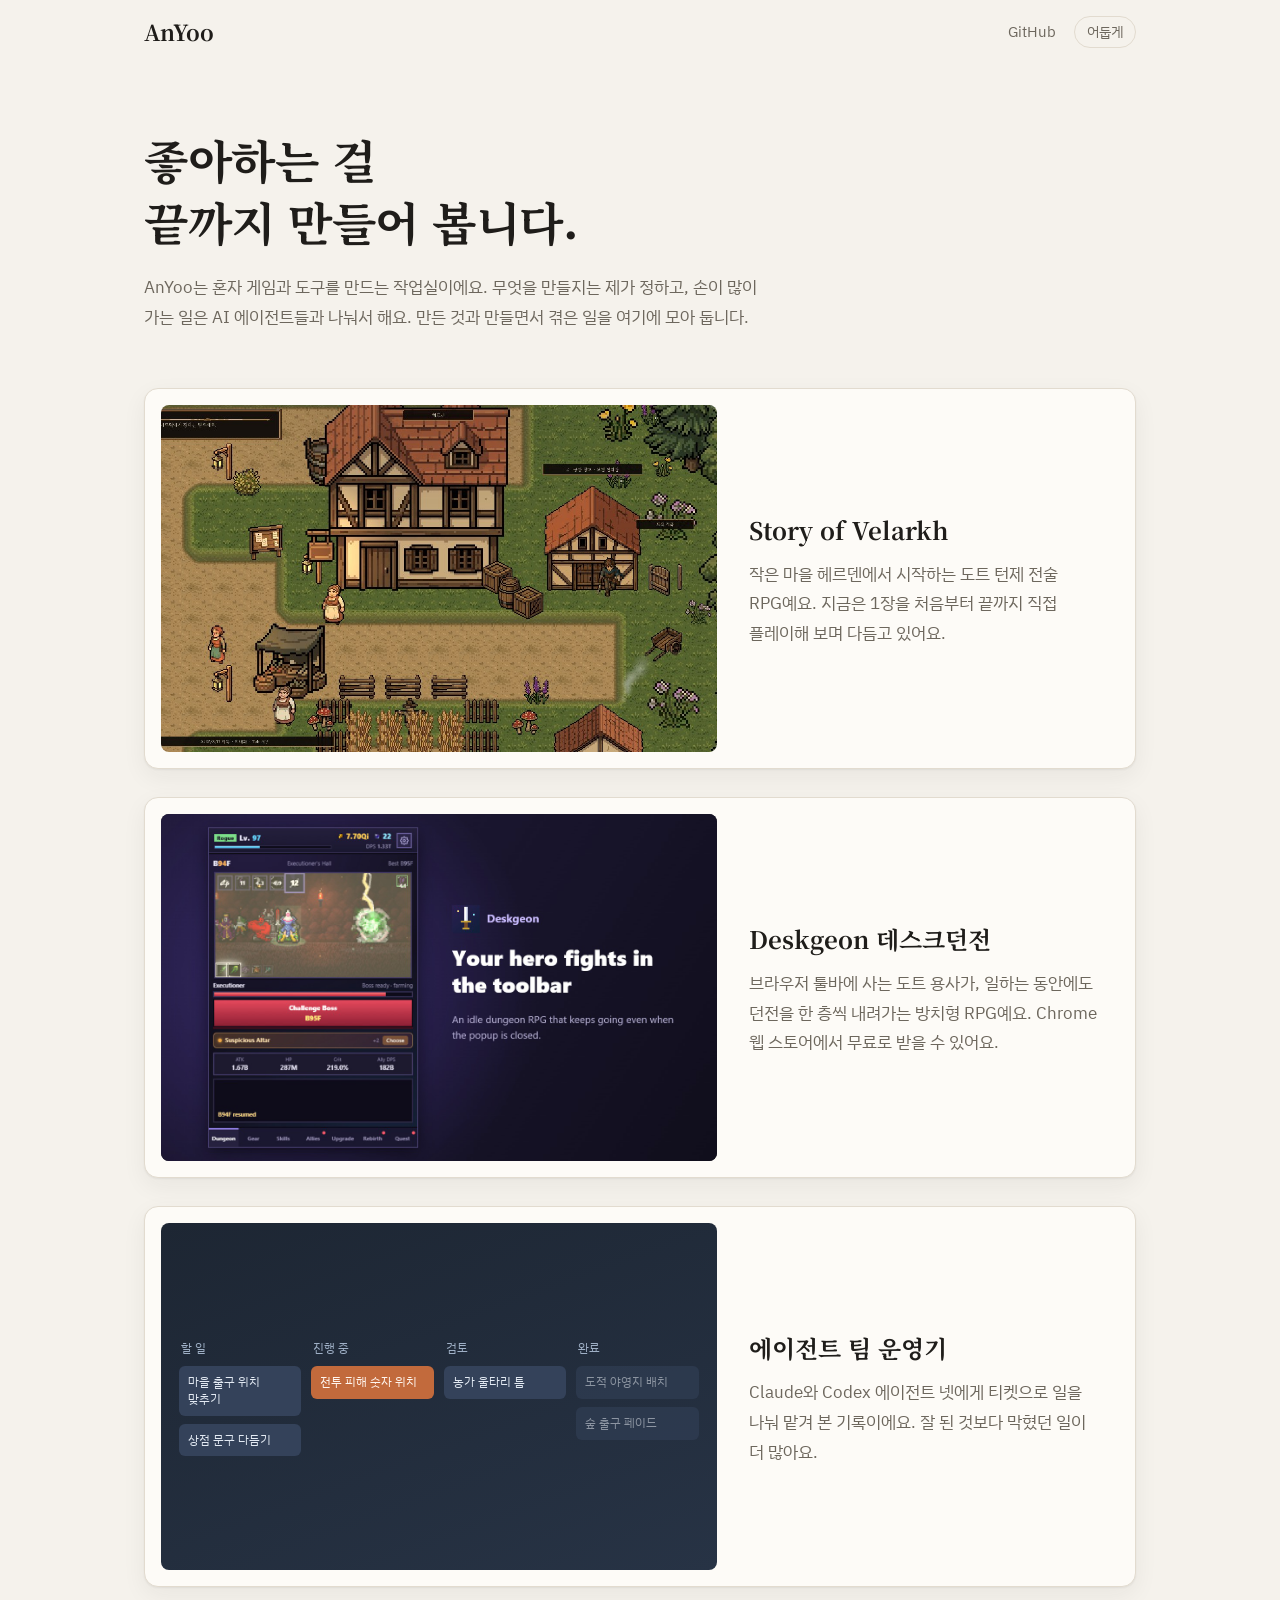
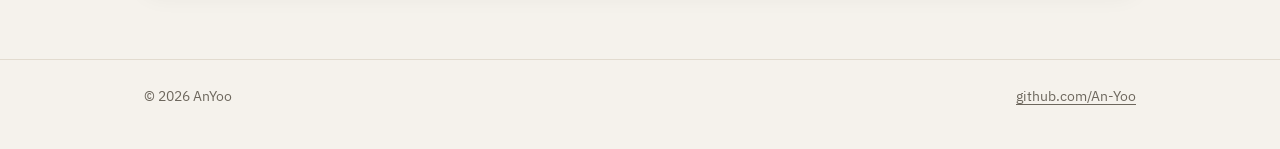
<file: index.html>
<!doctype html>
<html lang="ko">
<head>
  <meta charset="utf-8">
  <meta name="viewport" content="width=device-width, initial-scale=1">
  <title>AnYoo 스튜디오</title>
  <meta name="description" content="AnYoo는 혼자 게임과 도구를 만드는 작업실이에요. 만든 것과 만든 과정을 여기에 모아 둡니다.">
  <link rel="preconnect" href="https://fonts.googleapis.com">
  <link rel="preconnect" href="https://fonts.gstatic.com" crossorigin>
  <link href="https://fonts.googleapis.com/css2?family=IBM+Plex+Sans+KR:wght@400;500;600&family=Noto+Serif+KR:wght@600;700&display=swap" rel="stylesheet">
  <link rel="stylesheet" href="assets/style.css">
  <script src="assets/theme.js"></script>
</head>
<body>
  <header class="site-head">
    <div class="wrap">
      <a class="brand" href="./">AnYoo</a>
      <nav class="site-nav">
        <a href="https://github.com/An-Yoo">GitHub</a>
        <button class="theme-btn" type="button">어둡게</button>
      </nav>
    </div>
  </header>

  <main class="wrap">
    <section class="hero">
      <h1>좋아하는 걸<br>끝까지 만들어 봅니다.</h1>
      <p>AnYoo는 혼자 게임과 도구를 만드는 작업실이에요. 무엇을 만들지는 제가 정하고, 손이 많이 가는 일은 AI 에이전트들과 나눠서 해요. 만든 것과 만들면서 겪은 일을 여기에 모아 둡니다.</p>
    </section>

    <section class="projects" aria-label="프로젝트">
      <a class="project" href="projects/velarkh.html">
        <div class="preview"><img src="assets/img/velarkh-village.jpg" alt="Story of Velarkh의 헤르덴 마을 화면" loading="lazy"></div>
        <div class="project-text">
          <h2>Story of Velarkh</h2>
          <p>작은 마을 헤르덴에서 시작하는 도트 턴제 전술 RPG예요. 지금은 1장을 처음부터 끝까지 직접 플레이해 보며 다듬고 있어요.</p>
        </div>
      </a>

      <a class="project" href="projects/desk-dungeon.html">
        <div class="preview preview-dark"><img src="assets/img/deskgeon-dungeon.jpg" alt="Deskgeon 팝업 속 던전 전투 화면" loading="lazy"></div>
        <div class="project-text">
          <h2>Deskgeon 데스크던전</h2>
          <p>브라우저 툴바에 사는 도트 용사가, 일하는 동안에도 던전을 한 층씩 내려가는 방치형 RPG예요. Chrome 웹 스토어에서 무료로 받을 수 있어요.</p>
        </div>
      </a>

      <a class="project" href="projects/paperclip.html">
        <div class="preview preview-board" aria-hidden="true">
          <div class="board">
            <div class="col"><span class="col-name">할 일</span><span class="ticket">마을 출구 위치 맞추기</span><span class="ticket">상점 문구 다듬기</span></div>
            <div class="col"><span class="col-name">진행 중</span><span class="ticket ticket-on">전투 피해 숫자 위치</span></div>
            <div class="col"><span class="col-name">검토</span><span class="ticket">농가 울타리 틈</span></div>
            <div class="col"><span class="col-name">완료</span><span class="ticket ticket-done">도적 야영지 배치</span><span class="ticket ticket-done">숲 출구 페이드</span></div>
          </div>
        </div>
        <div class="project-text">
          <h2>에이전트 팀 운영기</h2>
          <p>Claude와 Codex 에이전트 넷에게 티켓으로 일을 나눠 맡겨 본 기록이에요. 잘 된 것보다 막혔던 일이 더 많아요.</p>
        </div>
      </a>
    </section>
  </main>

  <footer class="site-foot">
    <div class="wrap">
      <span>© 2026 AnYoo</span>
      <a href="https://github.com/An-Yoo">github.com/An-Yoo</a>
    </div>
  </footer>
</body>
</html>
</file>
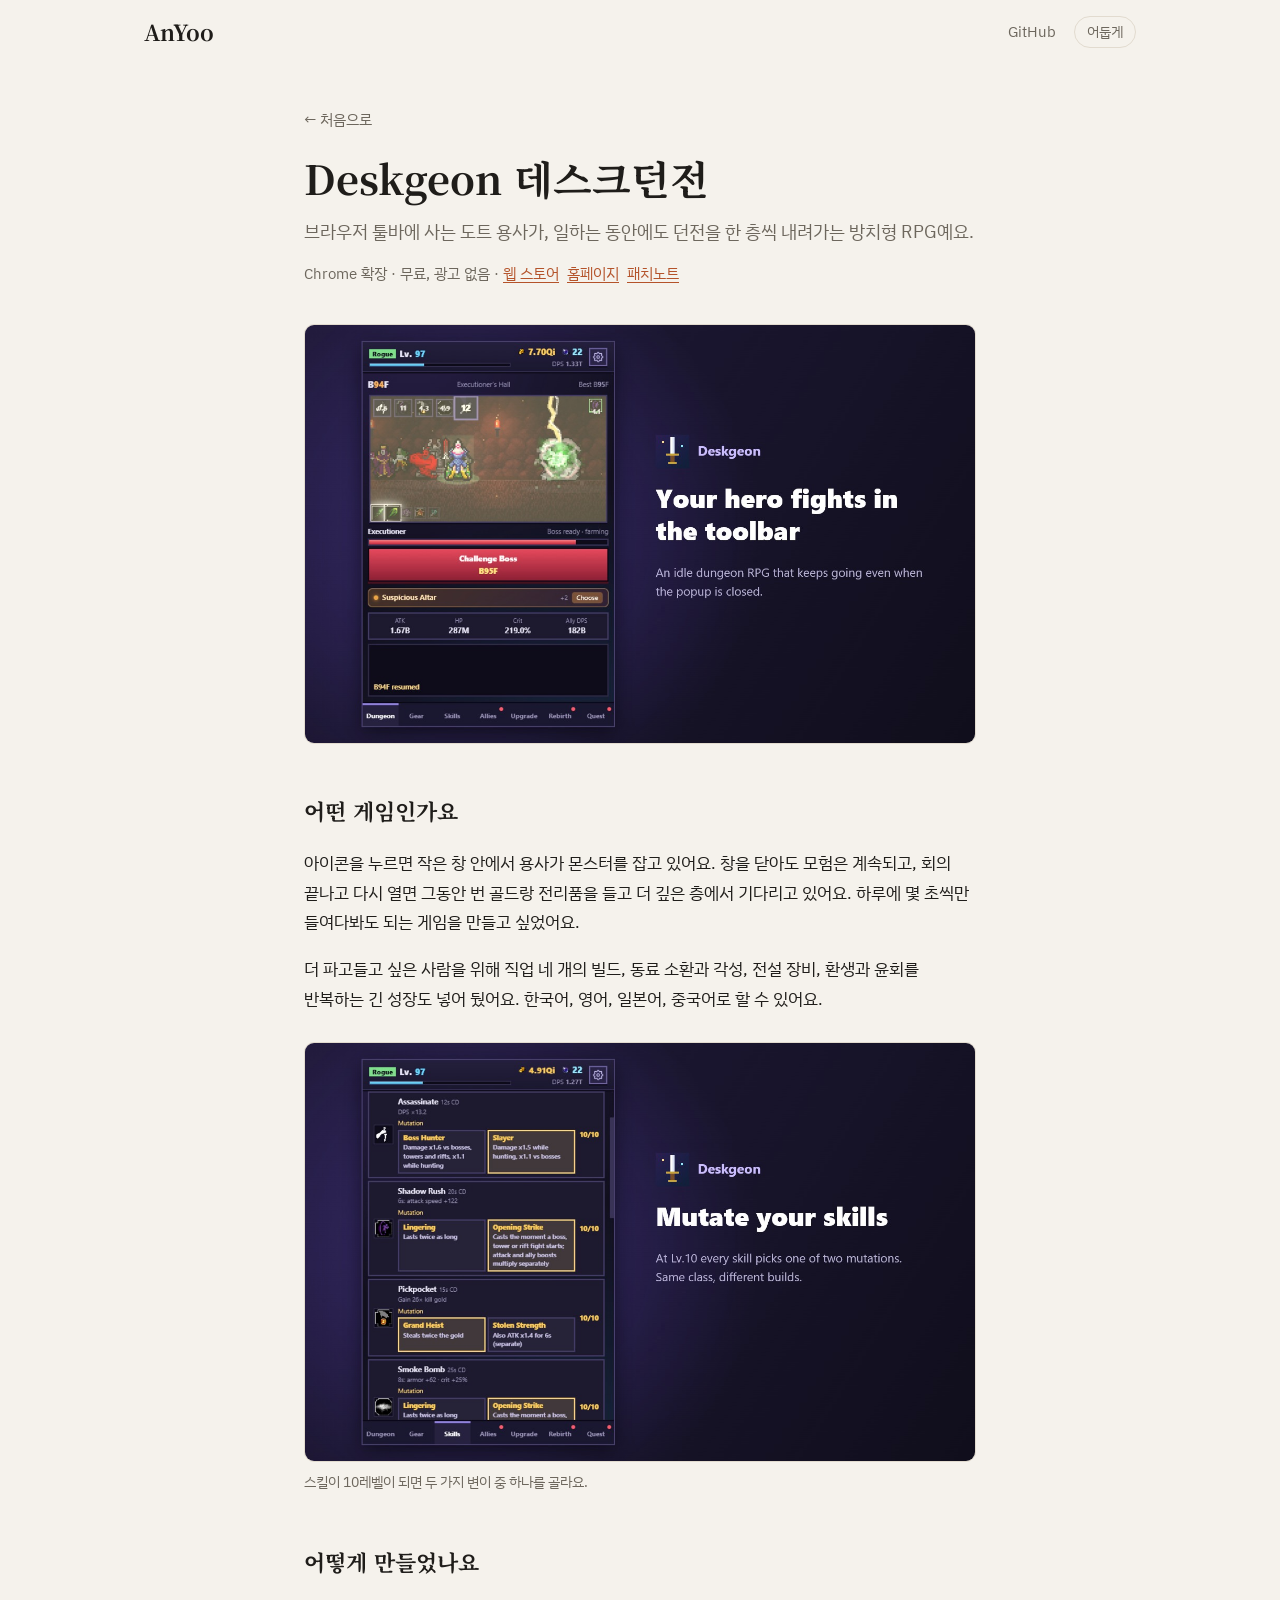
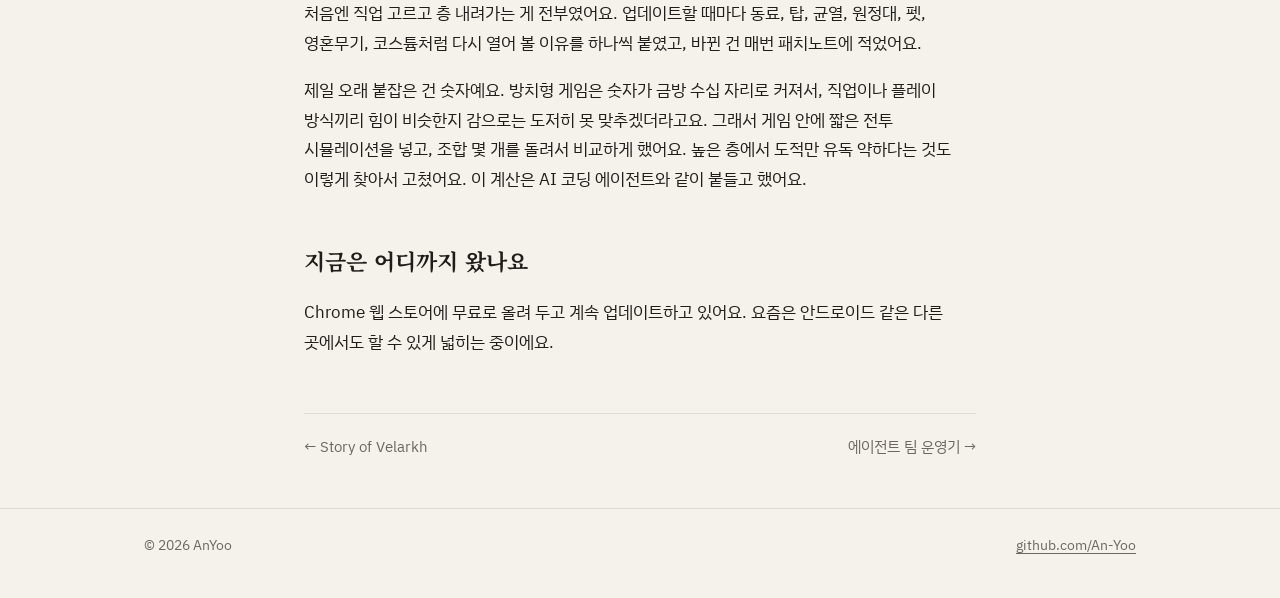
<file: projects/desk-dungeon.html>
<!doctype html>
<html lang="ko">
<head>
  <meta charset="utf-8">
  <meta name="viewport" content="width=device-width, initial-scale=1">
  <title>Deskgeon 데스크던전</title>
  <meta name="description" content="브라우저 툴바에 사는 방치형 던전 RPG, Deskgeon을 만든 과정.">
  <link rel="preconnect" href="https://fonts.googleapis.com">
  <link rel="preconnect" href="https://fonts.gstatic.com" crossorigin>
  <link href="https://fonts.googleapis.com/css2?family=IBM+Plex+Sans+KR:wght@400;500;600&family=Noto+Serif+KR:wght@600;700&display=swap" rel="stylesheet">
  <link rel="stylesheet" href="../assets/style.css">
  <script src="../assets/theme.js"></script>
</head>
<body>
  <header class="site-head">
    <div class="wrap">
      <a class="brand" href="../">AnYoo</a>
      <nav class="site-nav">
        <a href="https://github.com/An-Yoo">GitHub</a>
        <button class="theme-btn" type="button">어둡게</button>
      </nav>
    </div>
  </header>

  <main class="wrap narrow case">
    <div class="case-head">
      <a class="back" href="../">← 처음으로</a>
      <h1>Deskgeon 데스크던전</h1>
      <p class="lede">브라우저 툴바에 사는 도트 용사가, 일하는 동안에도 던전을 한 층씩 내려가는 방치형 RPG예요.</p>
      <p class="meta">
        Chrome 확장 · 무료, 광고 없음 ·
        <a href="https://chromewebstore.google.com/detail/deskgeon-idle-dungeon-rpg/adaoggopidkbankjinlalfnjlgncanpk">웹 스토어</a>
        <a href="https://an-yoo.github.io/Deskgeon/">홈페이지</a>
        <a href="https://an-yoo.github.io/Deskgeon/patch-notes.html">패치노트</a>
      </p>
    </div>

    <figure class="hero-shot">
      <img src="../assets/img/deskgeon-dungeon.jpg" alt="Deskgeon 팝업. 도적 용사가 보스 앞에서 싸우는 던전 화면">
    </figure>

    <h2>어떤 게임인가요</h2>
    <p>아이콘을 누르면 작은 창 안에서 용사가 몬스터를 잡고 있어요. 창을 닫아도 모험은 계속되고, 회의 끝나고 다시 열면 그동안 번 골드랑 전리품을 들고 더 깊은 층에서 기다리고 있어요. 하루에 몇 초씩만 들여다봐도 되는 게임을 만들고 싶었어요.</p>
    <p>더 파고들고 싶은 사람을 위해 직업 네 개의 빌드, 동료 소환과 각성, 전설 장비, 환생과 윤회를 반복하는 긴 성장도 넣어 뒀어요. 한국어, 영어, 일본어, 중국어로 할 수 있어요.</p>
    <figure class="hero-shot">
      <img src="../assets/img/deskgeon-skills.jpg" alt="Deskgeon 스킬 화면. 스킬마다 두 가지 변이 중 하나를 고르는 카드" loading="lazy">
      <figcaption class="caption">스킬이 10레벨이 되면 두 가지 변이 중 하나를 골라요.</figcaption>
    </figure>

    <h2>어떻게 만들었나요</h2>
    <p>처음엔 직업 고르고 층 내려가는 게 전부였어요. 업데이트할 때마다 동료, 탑, 균열, 원정대, 펫, 영혼무기, 코스튬처럼 다시 열어 볼 이유를 하나씩 붙였고, 바뀐 건 매번 패치노트에 적었어요.</p>
    <p>제일 오래 붙잡은 건 숫자예요. 방치형 게임은 숫자가 금방 수십 자리로 커져서, 직업이나 플레이 방식끼리 힘이 비슷한지 감으로는 도저히 못 맞추겠더라고요. 그래서 게임 안에 짧은 전투 시뮬레이션을 넣고, 조합 몇 개를 돌려서 비교하게 했어요. 높은 층에서 도적만 유독 약하다는 것도 이렇게 찾아서 고쳤어요. 이 계산은 AI 코딩 에이전트와 같이 붙들고 했어요.</p>

    <h2>지금은 어디까지 왔나요</h2>
    <p>Chrome 웹 스토어에 무료로 올려 두고 계속 업데이트하고 있어요. 요즘은 안드로이드 같은 다른 곳에서도 할 수 있게 넓히는 중이에요.</p>

    <div class="next-case">
      <a class="back" href="velarkh.html">← Story of Velarkh</a>
      <a class="back" href="paperclip.html">에이전트 팀 운영기 →</a>
    </div>
  </main>

  <footer class="site-foot">
    <div class="wrap">
      <span>© 2026 AnYoo</span>
      <a href="https://github.com/An-Yoo">github.com/An-Yoo</a>
    </div>
  </footer>
</body>
</html>
</file>
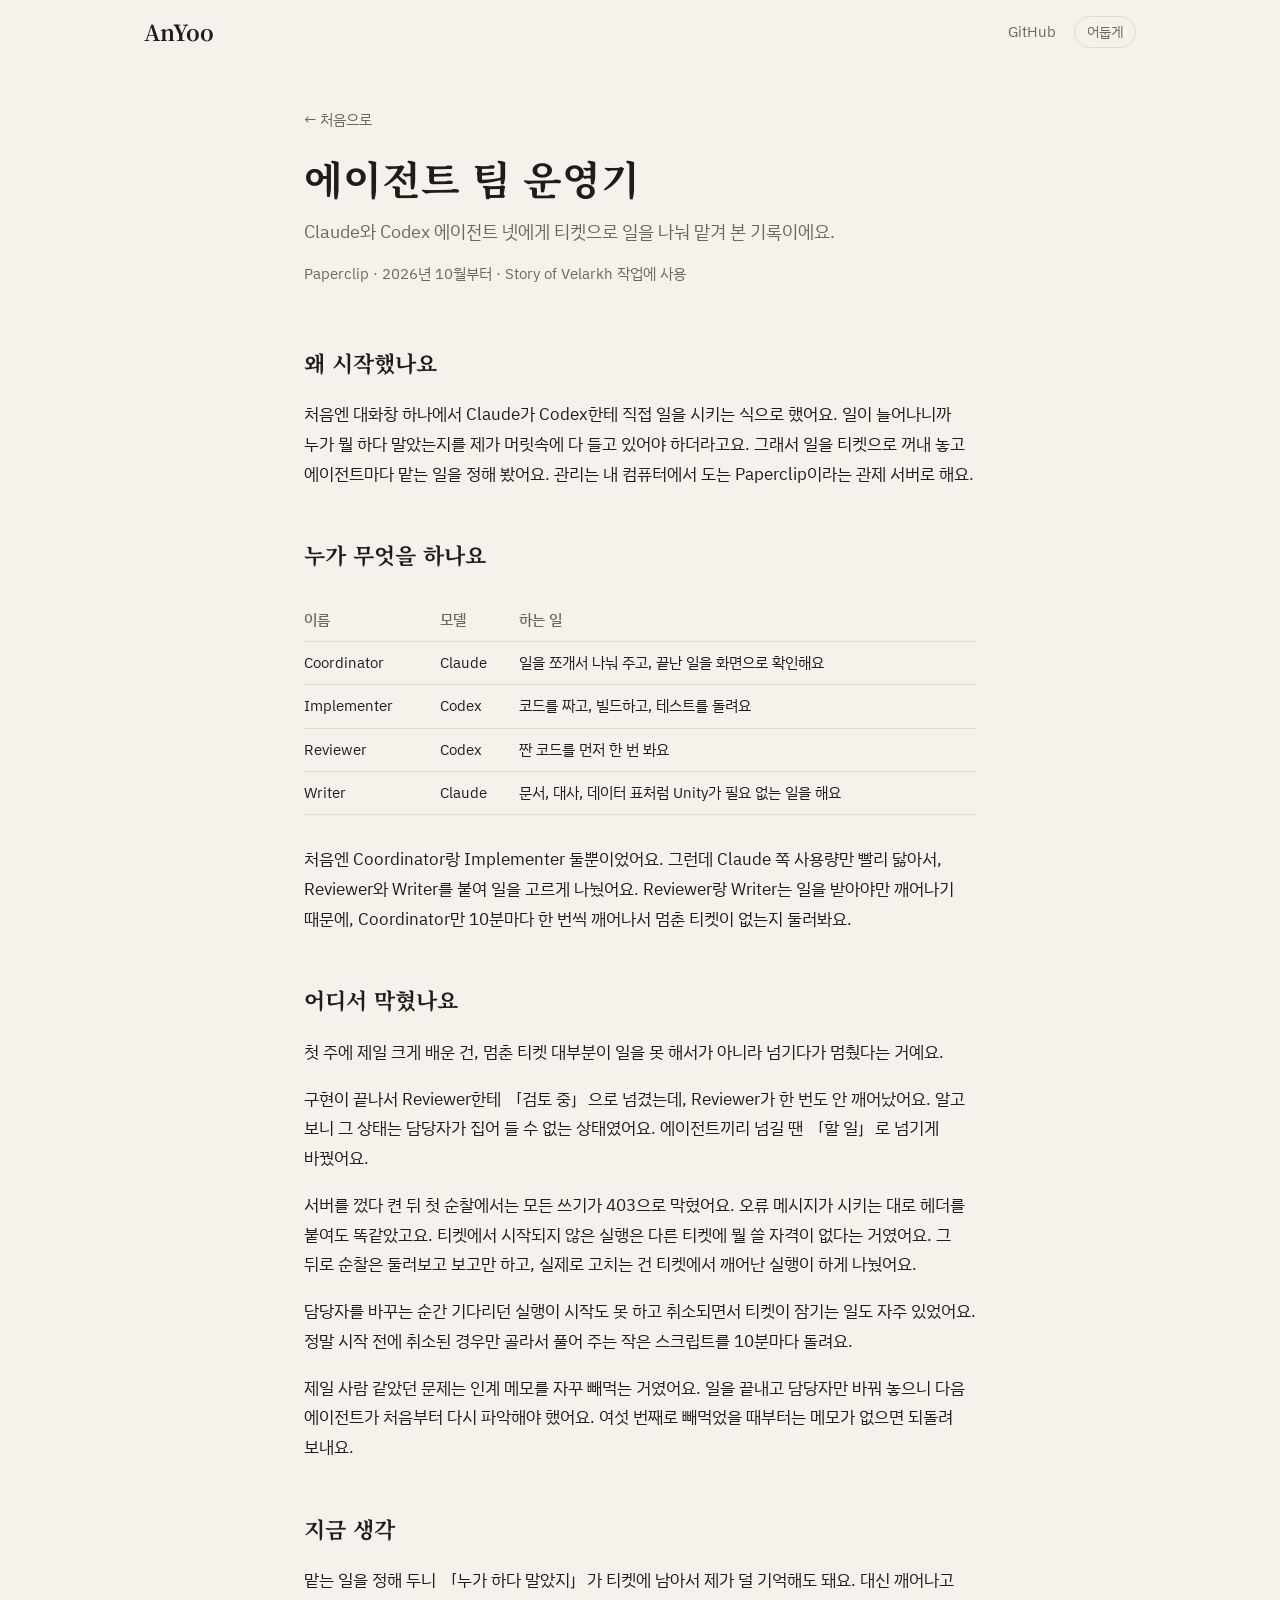
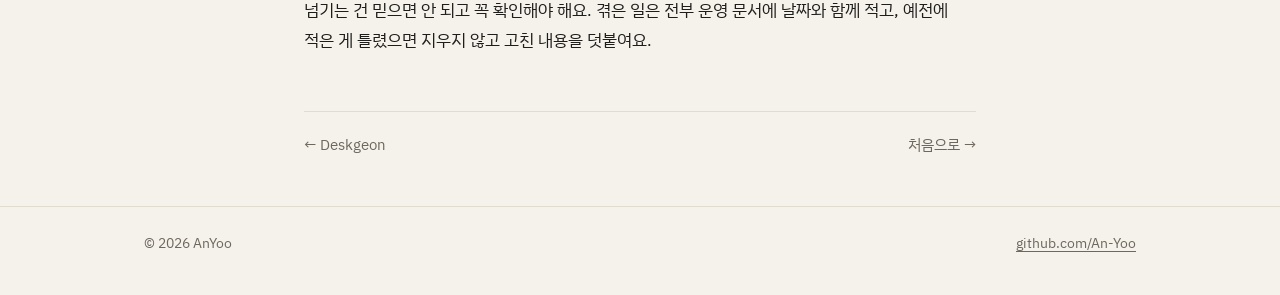
<file: projects/paperclip.html>
<!doctype html>
<html lang="ko">
<head>
  <meta charset="utf-8">
  <meta name="viewport" content="width=device-width, initial-scale=1">
  <title>에이전트 팀 운영기</title>
  <meta name="description" content="Claude와 Codex 에이전트 넷에게 티켓으로 게임 작업을 나눠 맡겨 본 기록.">
  <link rel="preconnect" href="https://fonts.googleapis.com">
  <link rel="preconnect" href="https://fonts.gstatic.com" crossorigin>
  <link href="https://fonts.googleapis.com/css2?family=IBM+Plex+Sans+KR:wght@400;500;600&family=Noto+Serif+KR:wght@600;700&display=swap" rel="stylesheet">
  <link rel="stylesheet" href="../assets/style.css">
  <script src="../assets/theme.js"></script>
</head>
<body>
  <header class="site-head">
    <div class="wrap">
      <a class="brand" href="../">AnYoo</a>
      <nav class="site-nav">
        <a href="https://github.com/An-Yoo">GitHub</a>
        <button class="theme-btn" type="button">어둡게</button>
      </nav>
    </div>
  </header>

  <main class="wrap narrow case">
    <div class="case-head">
      <a class="back" href="../">← 처음으로</a>
      <h1>에이전트 팀 운영기</h1>
      <p class="lede">Claude와 Codex 에이전트 넷에게 티켓으로 일을 나눠 맡겨 본 기록이에요.</p>
      <p class="meta">Paperclip · 2026년 10월부터 · Story of Velarkh 작업에 사용</p>
    </div>

    <h2>왜 시작했나요</h2>
    <p>처음엔 대화창 하나에서 Claude가 Codex한테 직접 일을 시키는 식으로 했어요. 일이 늘어나니까 누가 뭘 하다 말았는지를 제가 머릿속에 다 들고 있어야 하더라고요. 그래서 일을 티켓으로 꺼내 놓고 에이전트마다 맡는 일을 정해 봤어요. 관리는 내 컴퓨터에서 도는 Paperclip이라는 관제 서버로 해요.</p>

    <h2>누가 무엇을 하나요</h2>
    <div class="table-scroll">
      <table>
        <thead><tr><th>이름</th><th>모델</th><th>하는 일</th></tr></thead>
        <tbody>
          <tr><td>Coordinator</td><td>Claude</td><td>일을 쪼개서 나눠 주고, 끝난 일을 화면으로 확인해요</td></tr>
          <tr><td>Implementer</td><td>Codex</td><td>코드를 짜고, 빌드하고, 테스트를 돌려요</td></tr>
          <tr><td>Reviewer</td><td>Codex</td><td>짠 코드를 먼저 한 번 봐요</td></tr>
          <tr><td>Writer</td><td>Claude</td><td>문서, 대사, 데이터 표처럼 Unity가 필요 없는 일을 해요</td></tr>
        </tbody>
      </table>
    </div>
    <p>처음엔 Coordinator랑 Implementer 둘뿐이었어요. 그런데 Claude 쪽 사용량만 빨리 닳아서, Reviewer와 Writer를 붙여 일을 고르게 나눴어요. Reviewer랑 Writer는 일을 받아야만 깨어나기 때문에, Coordinator만 10분마다 한 번씩 깨어나서 멈춘 티켓이 없는지 둘러봐요.</p>

    <h2>어디서 막혔나요</h2>
    <p>첫 주에 제일 크게 배운 건, 멈춘 티켓 대부분이 일을 못 해서가 아니라 넘기다가 멈췄다는 거예요.</p>
    <p>구현이 끝나서 Reviewer한테 「검토 중」으로 넘겼는데, Reviewer가 한 번도 안 깨어났어요. 알고 보니 그 상태는 담당자가 집어 들 수 없는 상태였어요. 에이전트끼리 넘길 땐 「할 일」로 넘기게 바꿨어요.</p>
    <p>서버를 껐다 켠 뒤 첫 순찰에서는 모든 쓰기가 403으로 막혔어요. 오류 메시지가 시키는 대로 헤더를 붙여도 똑같았고요. 티켓에서 시작되지 않은 실행은 다른 티켓에 뭘 쓸 자격이 없다는 거였어요. 그 뒤로 순찰은 둘러보고 보고만 하고, 실제로 고치는 건 티켓에서 깨어난 실행이 하게 나눴어요.</p>
    <p>담당자를 바꾸는 순간 기다리던 실행이 시작도 못 하고 취소되면서 티켓이 잠기는 일도 자주 있었어요. 정말 시작 전에 취소된 경우만 골라서 풀어 주는 작은 스크립트를 10분마다 돌려요.</p>
    <p>제일 사람 같았던 문제는 인계 메모를 자꾸 빼먹는 거였어요. 일을 끝내고 담당자만 바꿔 놓으니 다음 에이전트가 처음부터 다시 파악해야 했어요. 여섯 번째로 빼먹었을 때부터는 메모가 없으면 되돌려 보내요.</p>

    <h2>지금 생각</h2>
    <p>맡는 일을 정해 두니 「누가 하다 말았지」가 티켓에 남아서 제가 덜 기억해도 돼요. 대신 깨어나고 넘기는 건 믿으면 안 되고 꼭 확인해야 해요. 겪은 일은 전부 운영 문서에 날짜와 함께 적고, 예전에 적은 게 틀렸으면 지우지 않고 고친 내용을 덧붙여요.</p>

    <div class="next-case">
      <a class="back" href="desk-dungeon.html">← Deskgeon</a>
      <a class="back" href="../">처음으로 →</a>
    </div>
  </main>

  <footer class="site-foot">
    <div class="wrap">
      <span>© 2026 AnYoo</span>
      <a href="https://github.com/An-Yoo">github.com/An-Yoo</a>
    </div>
  </footer>
</body>
</html>
</file>
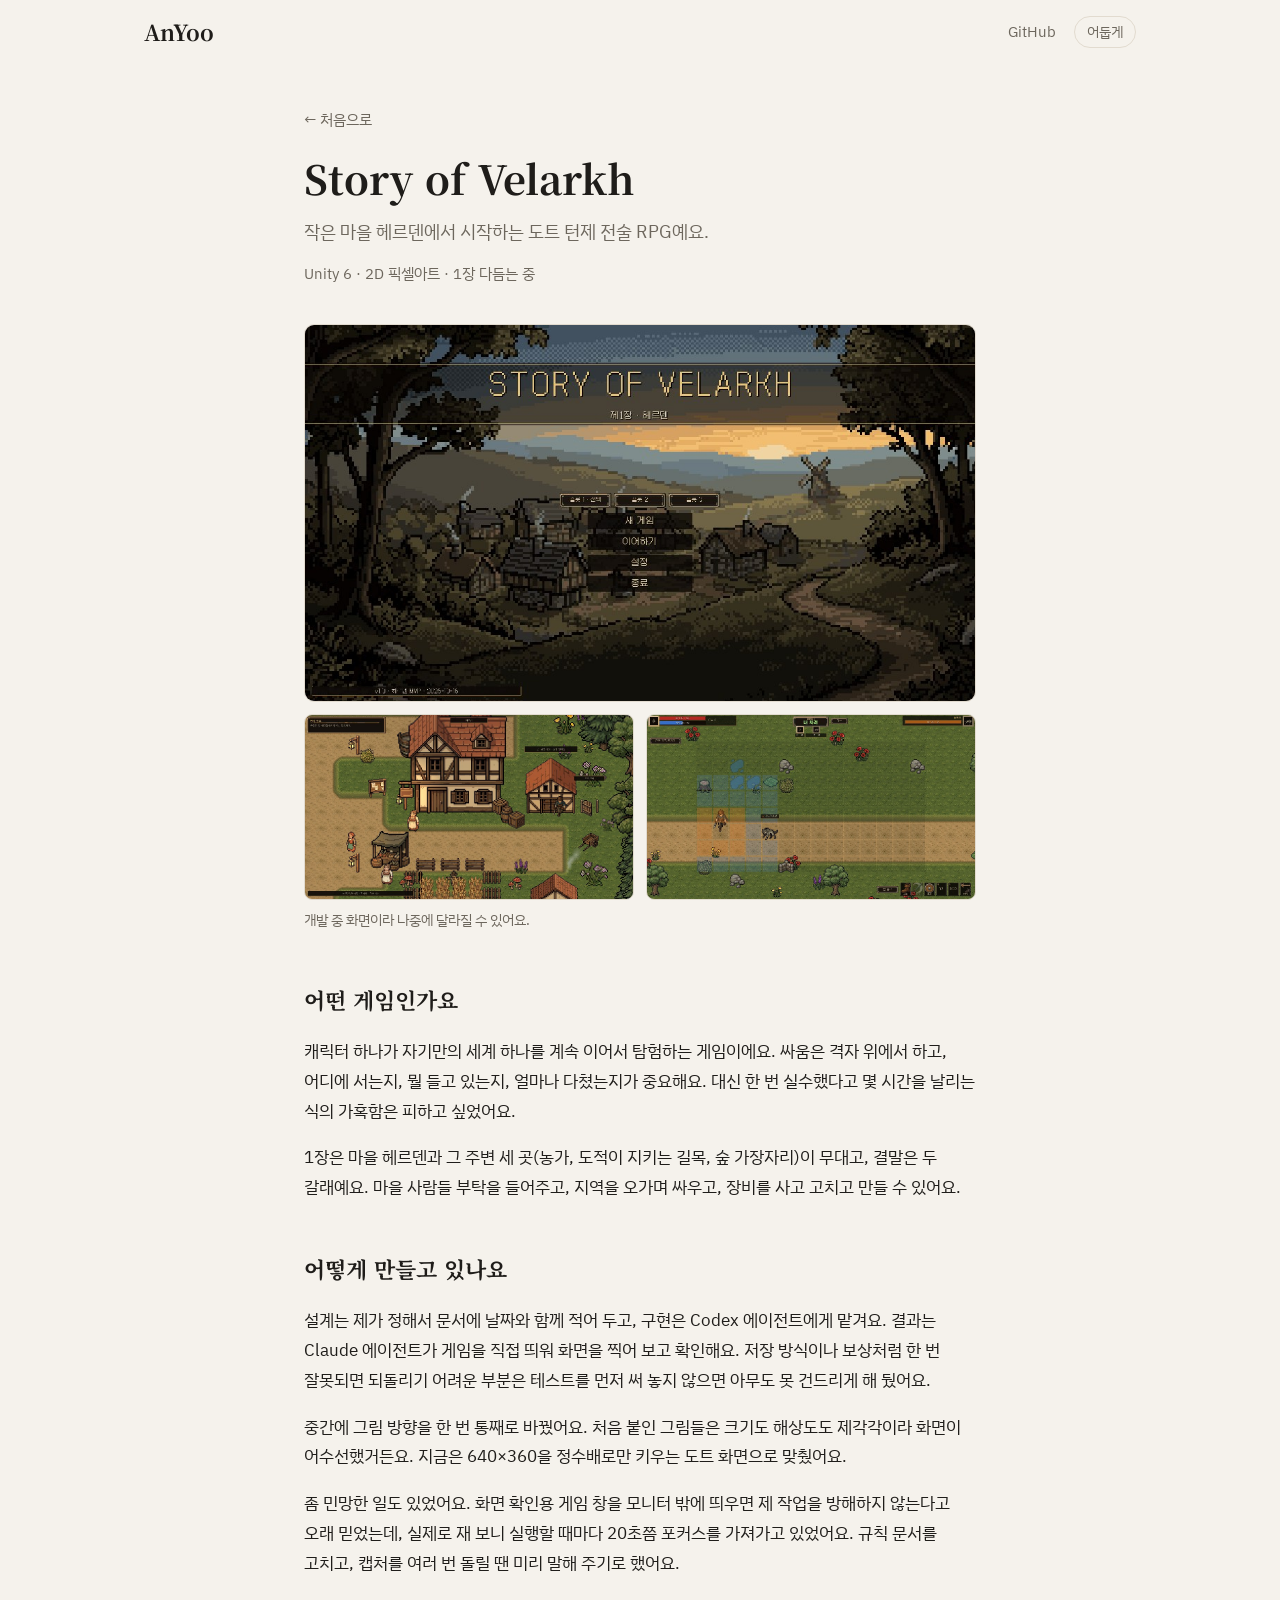
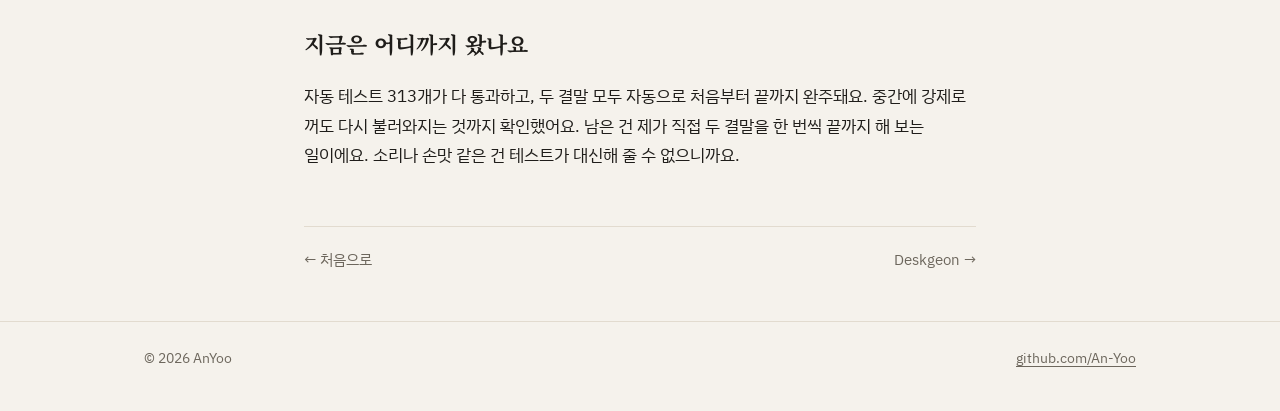
<file: projects/velarkh.html>
<!doctype html>
<html lang="ko">
<head>
  <meta charset="utf-8">
  <meta name="viewport" content="width=device-width, initial-scale=1">
  <title>Story of Velarkh</title>
  <meta name="description" content="작은 마을 헤르덴에서 시작하는 도트 턴제 전술 RPG, Story of Velarkh를 만드는 과정.">
  <link rel="preconnect" href="https://fonts.googleapis.com">
  <link rel="preconnect" href="https://fonts.gstatic.com" crossorigin>
  <link href="https://fonts.googleapis.com/css2?family=IBM+Plex+Sans+KR:wght@400;500;600&family=Noto+Serif+KR:wght@600;700&display=swap" rel="stylesheet">
  <link rel="stylesheet" href="../assets/style.css">
  <script src="../assets/theme.js"></script>
</head>
<body>
  <header class="site-head">
    <div class="wrap">
      <a class="brand" href="../">AnYoo</a>
      <nav class="site-nav">
        <a href="https://github.com/An-Yoo">GitHub</a>
        <button class="theme-btn" type="button">어둡게</button>
      </nav>
    </div>
  </header>

  <main class="wrap narrow case">
    <div class="case-head">
      <a class="back" href="../">← 처음으로</a>
      <h1>Story of Velarkh</h1>
      <p class="lede">작은 마을 헤르덴에서 시작하는 도트 턴제 전술 RPG예요.</p>
      <p class="meta">Unity 6 · 2D 픽셀아트 · 1장 다듬는 중</p>
    </div>

    <figure class="hero-shot">
      <img src="../assets/img/velarkh-title.jpg" alt="Story of Velarkh 타이틀 화면. 해 질 녘 언덕 아래 마을과 풍차">
    </figure>
    <div class="shots">
      <img src="../assets/img/velarkh-village.jpg" alt="헤르덴 마을. 목조 주택, 주민, 밭과 울타리" loading="lazy">
      <img src="../assets/img/velarkh-combat.jpg" alt="길 위에서 늑대와 마주한 격자 전투. 움직일 수 있는 칸이 색으로 표시됨" loading="lazy">
    </div>
    <p class="caption">개발 중 화면이라 나중에 달라질 수 있어요.</p>

    <h2>어떤 게임인가요</h2>
    <p>캐릭터 하나가 자기만의 세계 하나를 계속 이어서 탐험하는 게임이에요. 싸움은 격자 위에서 하고, 어디에 서는지, 뭘 들고 있는지, 얼마나 다쳤는지가 중요해요. 대신 한 번 실수했다고 몇 시간을 날리는 식의 가혹함은 피하고 싶었어요.</p>
    <p>1장은 마을 헤르덴과 그 주변 세 곳(농가, 도적이 지키는 길목, 숲 가장자리)이 무대고, 결말은 두 갈래예요. 마을 사람들 부탁을 들어주고, 지역을 오가며 싸우고, 장비를 사고 고치고 만들 수 있어요.</p>

    <h2>어떻게 만들고 있나요</h2>
    <p>설계는 제가 정해서 문서에 날짜와 함께 적어 두고, 구현은 Codex 에이전트에게 맡겨요. 결과는 Claude 에이전트가 게임을 직접 띄워 화면을 찍어 보고 확인해요. 저장 방식이나 보상처럼 한 번 잘못되면 되돌리기 어려운 부분은 테스트를 먼저 써 놓지 않으면 아무도 못 건드리게 해 뒀어요.</p>
    <p>중간에 그림 방향을 한 번 통째로 바꿨어요. 처음 붙인 그림들은 크기도 해상도도 제각각이라 화면이 어수선했거든요. 지금은 640×360을 정수배로만 키우는 도트 화면으로 맞췄어요.</p>
    <p>좀 민망한 일도 있었어요. 화면 확인용 게임 창을 모니터 밖에 띄우면 제 작업을 방해하지 않는다고 오래 믿었는데, 실제로 재 보니 실행할 때마다 20초쯤 포커스를 가져가고 있었어요. 규칙 문서를 고치고, 캡처를 여러 번 돌릴 땐 미리 말해 주기로 했어요.</p>

    <h2>지금은 어디까지 왔나요</h2>
    <p>자동 테스트 313개가 다 통과하고, 두 결말 모두 자동으로 처음부터 끝까지 완주돼요. 중간에 강제로 꺼도 다시 불러와지는 것까지 확인했어요. 남은 건 제가 직접 두 결말을 한 번씩 끝까지 해 보는 일이에요. 소리나 손맛 같은 건 테스트가 대신해 줄 수 없으니까요.</p>

    <div class="next-case">
      <a class="back" href="../">← 처음으로</a>
      <a class="back" href="desk-dungeon.html">Deskgeon →</a>
    </div>
  </main>

  <footer class="site-foot">
    <div class="wrap">
      <span>© 2026 AnYoo</span>
      <a href="https://github.com/An-Yoo">github.com/An-Yoo</a>
    </div>
  </footer>
</body>
</html>
</file>
<file: assets/style.css>
/* AnYoo — 빌드 도구 없이 그대로 배포한다. */
:root {
  --bg: #f5f2ec;
  --surface: #fdfbf7;
  --ink: #1f1d1a;
  --muted: #6d675d;
  --line: #e2dbcf;
  --accent: #b4532a;
  --dark-frame: #1b1a22;
  --shadow: 0 1px 2px rgba(31, 29, 26, 0.06), 0 8px 24px rgba(31, 29, 26, 0.06);
  color-scheme: light;
}

@media (prefers-color-scheme: dark) {
  :root:not([data-theme="light"]) {
    --bg: #151418;
    --surface: #1e1d22;
    --ink: #ece7dd;
    --muted: #a39d92;
    --line: #2f2d34;
    --accent: #e48a5c;
    --dark-frame: #111015;
    --shadow: none;
    color-scheme: dark;
  }
}

:root[data-theme="dark"] {
  --bg: #151418;
  --surface: #1e1d22;
  --ink: #ece7dd;
  --muted: #a39d92;
  --line: #2f2d34;
  --accent: #e48a5c;
  --dark-frame: #111015;
  --shadow: none;
  color-scheme: dark;
}

* { box-sizing: border-box; }

html { -webkit-text-size-adjust: 100%; }

body {
  margin: 0;
  background: var(--bg);
  color: var(--ink);
  font-family: "IBM Plex Sans KR", "Apple SD Gothic Neo", "Malgun Gothic", sans-serif;
  font-size: 17px;
  line-height: 1.75;
  word-break: keep-all;
  overflow-wrap: break-word;
}

a { color: var(--accent); text-underline-offset: 3px; }

.wrap { max-width: 1040px; margin: 0 auto; padding: 0 24px; }
.narrow { max-width: 720px; }

/* 머리 */
.site-head .wrap {
  display: flex;
  align-items: center;
  justify-content: space-between;
  gap: 16px;
  height: 64px;
}
.brand {
  color: var(--ink);
  text-decoration: none;
  font-family: "Noto Serif KR", serif;
  font-weight: 700;
  font-size: 22px;
}
.site-nav { display: flex; align-items: center; gap: 18px; }
.site-nav a { color: var(--muted); text-decoration: none; font-size: 15px; }
.site-nav a:hover { color: var(--ink); }
.theme-btn {
  border: 1px solid var(--line);
  background: transparent;
  color: var(--muted);
  border-radius: 999px;
  padding: 3px 12px;
  font: inherit;
  font-size: 14px;
  cursor: pointer;
}
.theme-btn:hover { color: var(--ink); }

/* 첫 화면 */
.hero { padding: 64px 0 56px; max-width: 640px; }
.hero h1 {
  font-family: "Noto Serif KR", serif;
  font-size: clamp(30px, 5vw, 46px);
  line-height: 1.35;
  margin: 0 0 20px;
  letter-spacing: -0.01em;
}
.hero p { color: var(--muted); margin: 0; }

/* 프로젝트 */
.projects { display: flex; flex-direction: column; gap: 28px; padding-bottom: 24px; }
.project {
  display: grid;
  grid-template-columns: 3fr 2fr;
  align-items: center;
  gap: 32px;
  padding: 16px;
  background: var(--surface);
  border: 1px solid var(--line);
  border-radius: 14px;
  box-shadow: var(--shadow);
  color: inherit;
  text-decoration: none;
  transition: border-color 0.15s ease;
}
.project:hover { border-color: var(--accent); }
.project:hover h2 { color: var(--accent); }
.project-text { padding-right: 16px; }
.project h2 {
  font-family: "Noto Serif KR", serif;
  font-size: 24px;
  margin: 0 0 8px;
  transition: color 0.15s ease;
}
.project p { margin: 0; color: var(--muted); }

.preview {
  aspect-ratio: 16 / 10;
  border-radius: 8px;
  overflow: hidden;
  background: var(--dark-frame);
}
.preview img { width: 100%; height: 100%; object-fit: cover; display: block; }
.preview-dark img { object-fit: contain; }

/* 티켓 보드 그림 (스크린샷 대신) */
.preview-board {
  background: linear-gradient(160deg, #1d2633, #273345);
  display: flex;
  align-items: center;
  padding: 18px;
}
.board { display: grid; grid-template-columns: repeat(4, 1fr); gap: 10px; width: 100%; }
.col { display: flex; flex-direction: column; gap: 8px; }
.col-name { color: #9fb0c6; font-size: 12px; padding-left: 2px; }
.ticket {
  background: #34425a;
  color: #e3eaf3;
  border-radius: 6px;
  padding: 8px 9px;
  font-size: 12px;
  line-height: 1.4;
}
.ticket-on { background: #c26a3c; color: #fff6ef; }
.ticket-done { opacity: 0.55; }

/* 케이스 파일 */
.case-head { padding: 40px 0 8px; }
.case-head h1 { font-family: "Noto Serif KR", serif; font-size: clamp(28px, 4.6vw, 40px); line-height: 1.3; margin: 18px 0 12px; }
.case-head .lede { color: var(--muted); font-size: 18px; margin: 0; }
.meta { color: var(--muted); font-size: 15px; margin: 14px 0 0; }
.meta a { margin-right: 4px; }

.hero-shot { margin: 28px 0 0; }
.hero-shot img { width: 100%; display: block; border-radius: 10px; border: 1px solid var(--line); background: var(--dark-frame); }
.shots { display: grid; grid-template-columns: repeat(2, 1fr); gap: 12px; margin: 12px 0 0; }
.shots img { width: 100%; display: block; aspect-ratio: 16 / 9; object-fit: cover; border-radius: 8px; border: 1px solid var(--line); background: var(--dark-frame); }
.caption { color: var(--muted); font-size: 14px; margin: 8px 0 0; }

.case h2 { font-family: "Noto Serif KR", serif; font-size: 22px; margin: 48px 0 12px; }
.case table { width: 100%; border-collapse: collapse; font-size: 15px; margin: 12px 0; }
.case th, .case td { text-align: left; border-bottom: 1px solid var(--line); padding: 8px 10px 8px 0; vertical-align: top; }
.case th { color: var(--muted); font-weight: 500; }
.table-scroll { overflow-x: auto; }
.case ul { padding-left: 20px; }

.back { color: var(--muted); text-decoration: none; font-size: 15px; }
.back:hover { color: var(--ink); }

.next-case { display: flex; justify-content: space-between; gap: 16px; border-top: 1px solid var(--line); margin-top: 56px; padding-top: 20px; }

/* 꼬리 */
.site-foot { border-top: 1px solid var(--line); margin-top: 48px; padding: 24px 0 40px; color: var(--muted); font-size: 14px; }
.site-foot .wrap { display: flex; justify-content: space-between; gap: 12px; flex-wrap: wrap; }
.site-foot a { color: var(--muted); }

@media (max-width: 760px) {
  body { font-size: 16px; }
  .wrap { padding: 0 16px; }
  .hero { padding: 40px 0 36px; }
  .project { grid-template-columns: 1fr; gap: 16px; padding: 12px; }
  .project-text { padding: 0 4px 8px; }
  .project h2 { font-size: 21px; }
  .shots { grid-template-columns: 1fr; }
  .board { gap: 6px; }
  .preview-board { padding: 12px; }
  .ticket { font-size: 11px; padding: 6px; }
}

@media (prefers-reduced-motion: reduce) {
  .project, .project h2 { transition: none; }
}
</file>
